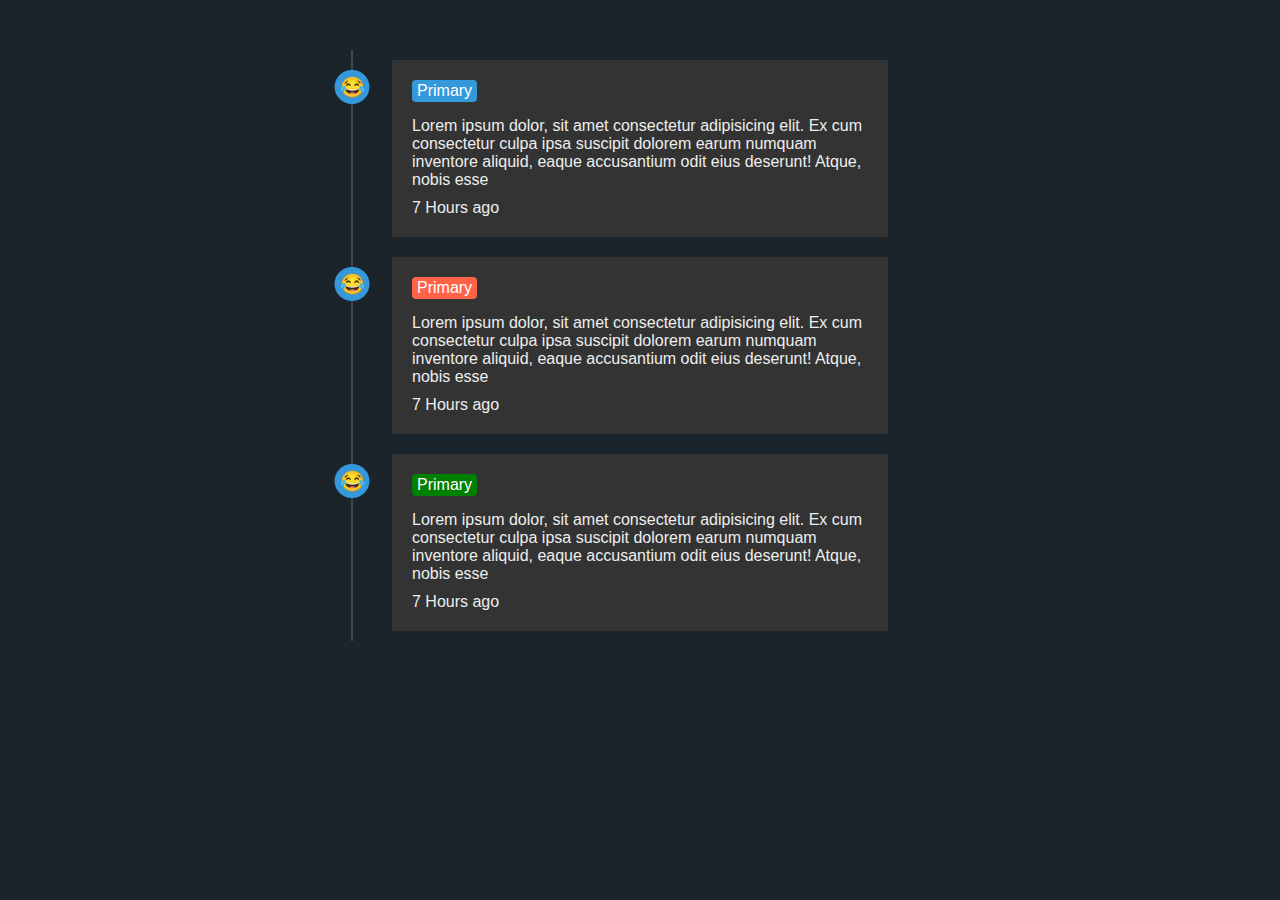
<file: Q-6-Blog-section/index.html>
<html lang="en">
  <head>
    <meta charset="UTF-8" />
    <meta name="viewport" content="width=device-width, initial-scale=1.0" />
    <link
      rel="stylesheet"
      href="https://cdnjs.cloudflare.com/ajax/libs/font-awesome/6.7.2/css/all.min.css"
      integrity="sha512-Evv84Mr4kqVGRNSgIGL/F/aIDqQb7xQ2vcrdIwxfjThSH8CSR7PBEakCr51Ck+w+/U6swU2Im1vVX0SVk9ABhg=="
      crossorigin="anonymous"
      referrerpolicy="no-referrer"
    />
    <link rel="stylesheet" href="style.css" />
    <title>Blog Section</title>
  </head>
  <body>
    <section id="blog">
      <div class="container">
        <div class="timeline">
          <div class="timeline-item">
            <div class="timeline-content">
              <h3>Primary</h3>
              <p>
                Lorem ipsum dolor, sit amet consectetur adipisicing elit. Ex cum
                consectetur culpa ipsa suscipit dolorem earum numquam inventore
                aliquid, eaque accusantium odit eius deserunt! Atque, nobis esse
              </p>
              <time datetime="">7 Hours ago</time>
            </div>
          </div>
          <div class="timeline-item item2">
            <div class="timeline-content">
              <h3>Primary</h3>
              <p>
                Lorem ipsum dolor, sit amet consectetur adipisicing elit. Ex cum
                consectetur culpa ipsa suscipit dolorem earum numquam inventore
                aliquid, eaque accusantium odit eius deserunt! Atque, nobis esse
              </p>
              <time datetime="">7 Hours ago</time>
            </div>
          </div>
          <div class="timeline-item item3">
            <div class="timeline-content">
              <h3>Primary</h3>
              <p>
                Lorem ipsum dolor, sit amet consectetur adipisicing elit. Ex cum
                consectetur culpa ipsa suscipit dolorem earum numquam inventore
                aliquid, eaque accusantium odit eius deserunt! Atque, nobis esse
              </p>
              <time datetime="">7 Hours ago</time>
            </div>
          </div>
        </div>
      </div>
    </section>
  </body>
</html>
</file>
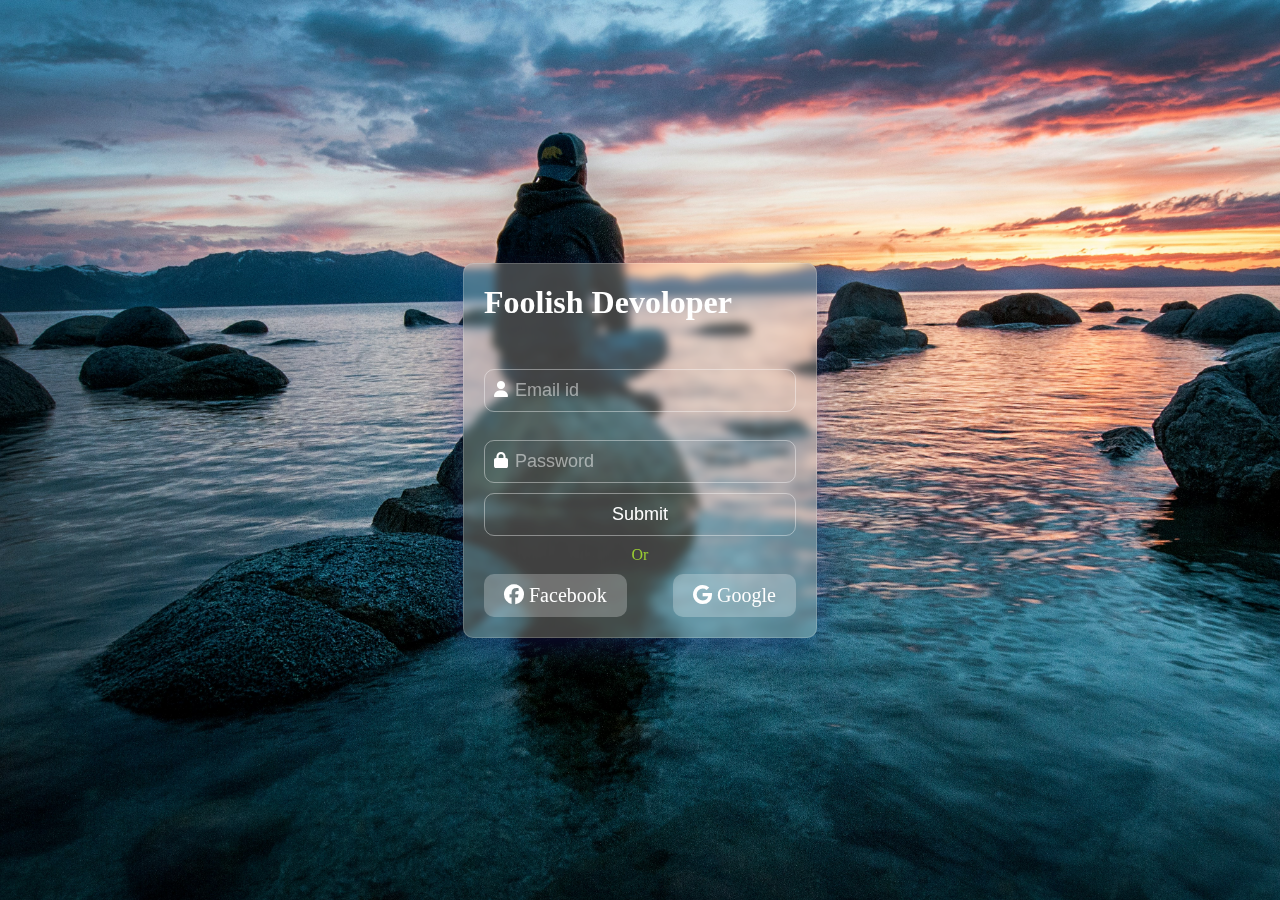
<file: Q-7-Glass-form/index.html>
<!DOCTYPE html>
<html lang="en">
  <head>
    <meta charset="UTF-8" />
    <meta name="viewport" content="width=device-width, initial-scale=1.0" />
    <link rel="stylesheet" href="style.css" />
    <link
      rel="stylesheet"
      href="https://cdnjs.cloudflare.com/ajax/libs/font-awesome/6.7.2/css/all.min.css"
      integrity="sha512-Evv84Mr4kqVGRNSgIGL/F/aIDqQb7xQ2vcrdIwxfjThSH8CSR7PBEakCr51Ck+w+/U6swU2Im1vVX0SVk9ABhg=="
      crossorigin="anonymous"
      referrerpolicy="no-referrer"
    />
    <title>Glass Form</title>
  </head>
  <body>
    <div class="form-container">
      <form action="#">
        <div class="form-title">
          <h2>Foolish Devoloper</h2>
        </div>
        <div class="input-group">
          <label for="email"><i class="fa-solid fa-user"></i></label>
          <input type="email" id="email" name="email" placeholder="Email id" />
        </div>
        <div class="input-group">
          <label for="pass"><i class="fa-solid fa-lock"></i></label>
          <input type="password" id="pass" name="pass" placeholder="Password" />
        </div>
        <div class="input-group">
          <input type="submit" />
        </div>
        <p>Or</p>
        <div class="link-group">
          <a href="#"><i class="fa-brands fa-facebook"></i> Facebook</a>
          <a href="#"><i class="fa-brands fa-google"></i> Google</a>
        </div>
      </form>
    </div>
  </body>
</html>
</file>
<file: Q-6-Blog-section/style.css>
* {
  margin: 0;
  padding: 0;
  box-sizing: border-box;
}

body {
  background: #1b232b;
  color: #fff;
  font-family: Arial, Helvetica, sans-serif;
}

.container {
  padding-top: 50px;
  width: 90%;
  margin: 0 auto;
}

.timeline {
  width: 100%;
  position: relative;
  display: flex;
  flex-direction: column;
  align-items: center;
}

.timeline::before {
  content: "";
  position: absolute;
  top: 0;
  left: 25%;
  bottom: 0;
  width: 1px;
  background: #666;
  transform: translateX(-50%);
}

.timeline-item {
  position: relative;
  width: 50%;
  padding: 10px 40px;
  left: 0%;
}

.timeline-item::before {
  content: "😂";
  position: absolute;
  top: 20px;
  right: 100%;
  transform: translateX(50%);
  font-size: 20px;
  padding: 5px;
  background: #3498db;
  border-radius: 50%;
}

.timeline-content {
  background: #333;
  padding: 20px;
}

.timeline-content h3 {
  font-size: 16px;
  background: #3498db;
  display: inline-block;
  padding: 2px 5px;
  font-weight: 400;
  border-radius: 4px;
  margin-bottom: 15px;
}

.timeline-content p {
  color: #eee;
  margin-bottom: 10px;
}

.timeline-content time {
  color: #eee;
}

.item2 h3 {
  background-color: tomato;
}

.item3 h3 {
  background-color: green;
}
</file>
<file: Q-7-Glass-form/style.css>
* {
  margin: 0;
  padding: 0;
  box-sizing: border-box;
}

.form-container {
  height: 100vh;
  display: flex;
  align-items: center;
  justify-content: center;
  background-image: url("./img/keegan-houser--Q_t4SCN8c4-unsplash.jpg");
  background-repeat: no-repeat;
  background-size: cover;
}

form {
  background: rgba(255, 255, 255, 0.25);
  box-shadow: 0 8px 32px 0 rgba(31, 38, 135, 0.37);
  backdrop-filter: blur(4px);
  -webkit-backdrop-filter: blur(4px);
  border-radius: 10px;
  border: 1px solid rgba(255, 255, 255, 0.18);
  color: white;
  padding: 20px;
}

form h2 {
  font-size: 32px;
  padding-bottom: 20px;
}

form input {
  width: 100%;
  border: none;
  font-size: 18px;
  padding: 10px 30px;
  background: transparent;
  border: 1px solid rgba(255, 255, 255, 0.4);
  border-radius: 10px;
  outline: none;
}

form input::placeholder {
  color: rgb(255, 255, 255, 0.5);
}

form input[type="submit"] {
  cursor: pointer;
  color: white;
}

.input-group {
  padding-top: 10px;
}

label {
  position: relative;
  top: 30px;
  left: 10px;
}

form p {
  text-align: center;
  padding: 10px;
  color: yellowgreen;
}

.link-group {
  display: flex;
  justify-content: space-between;
}

.link-group a {
  color: white;
  text-decoration: none;
  font-size: 20px;
  padding: 10px 20px;
  background: rgba(255, 255, 255, 0.25);
  border-radius: 10px;
}
</file>
